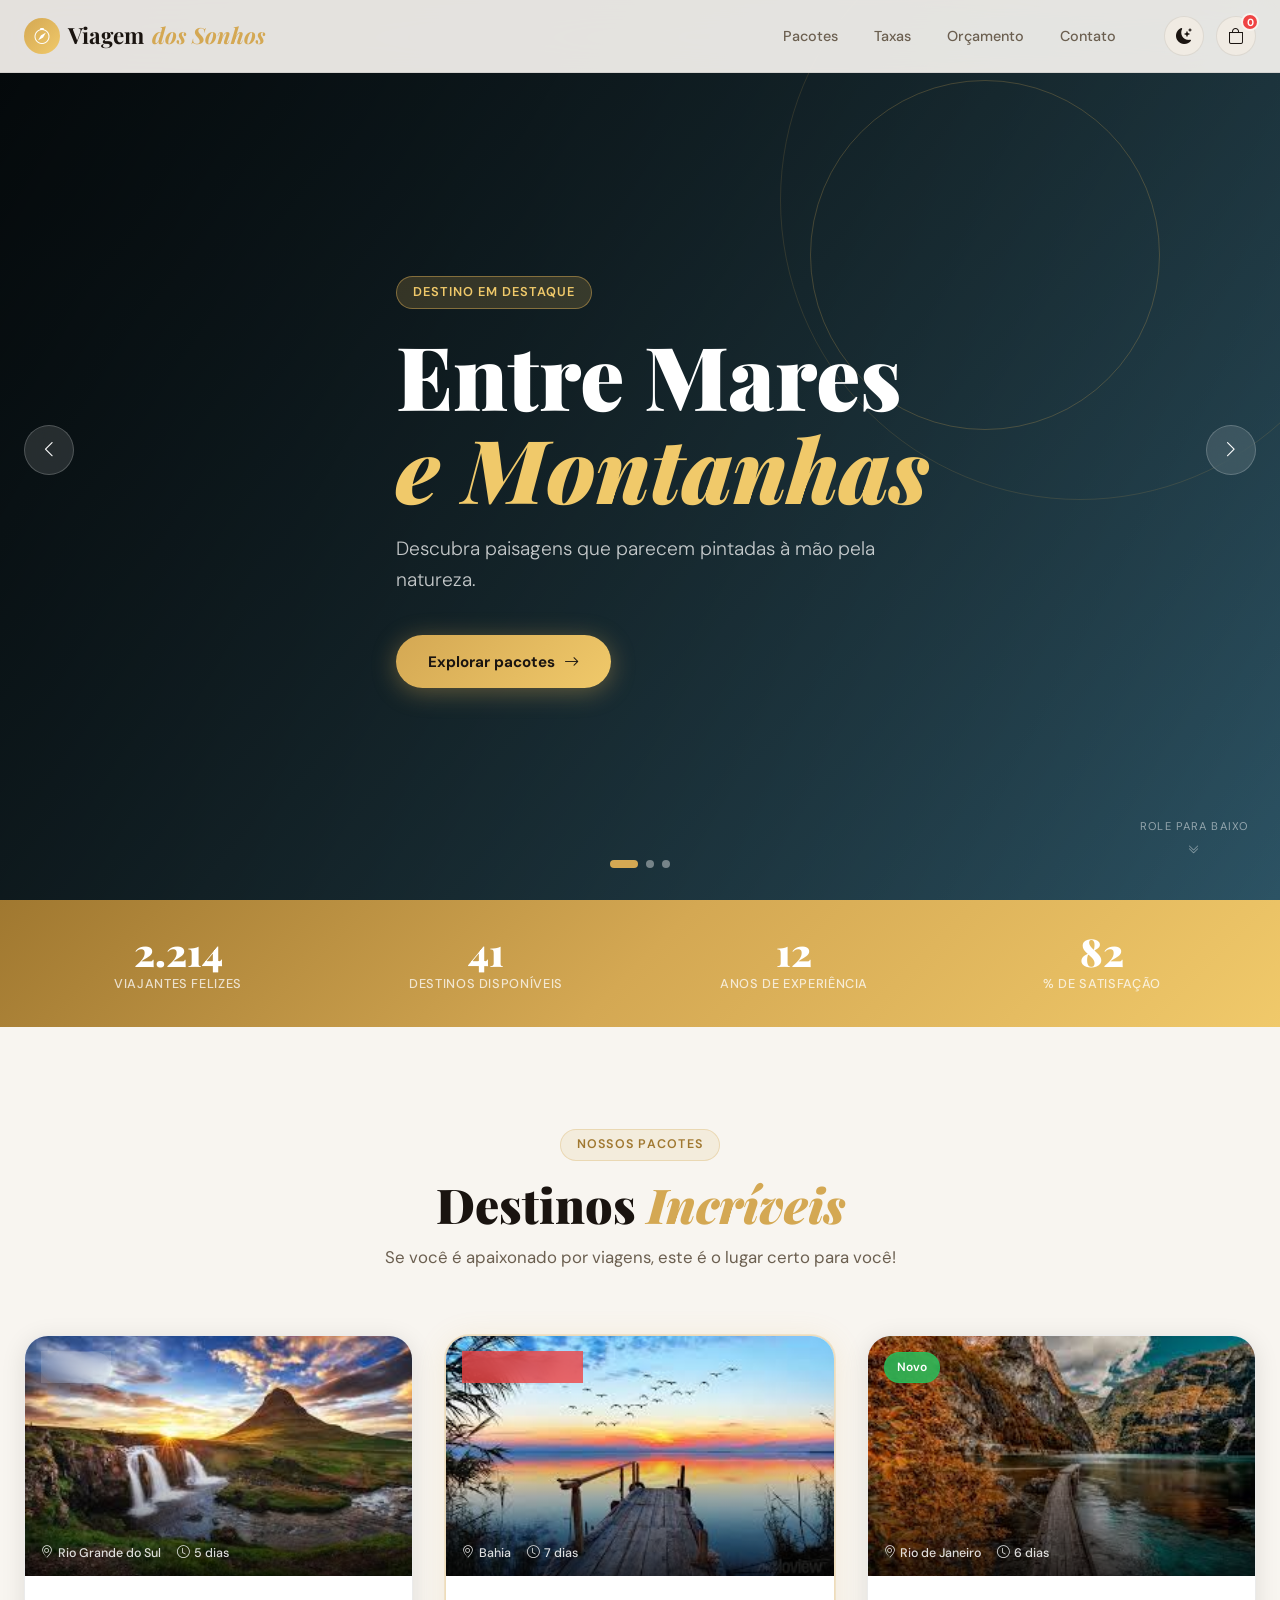
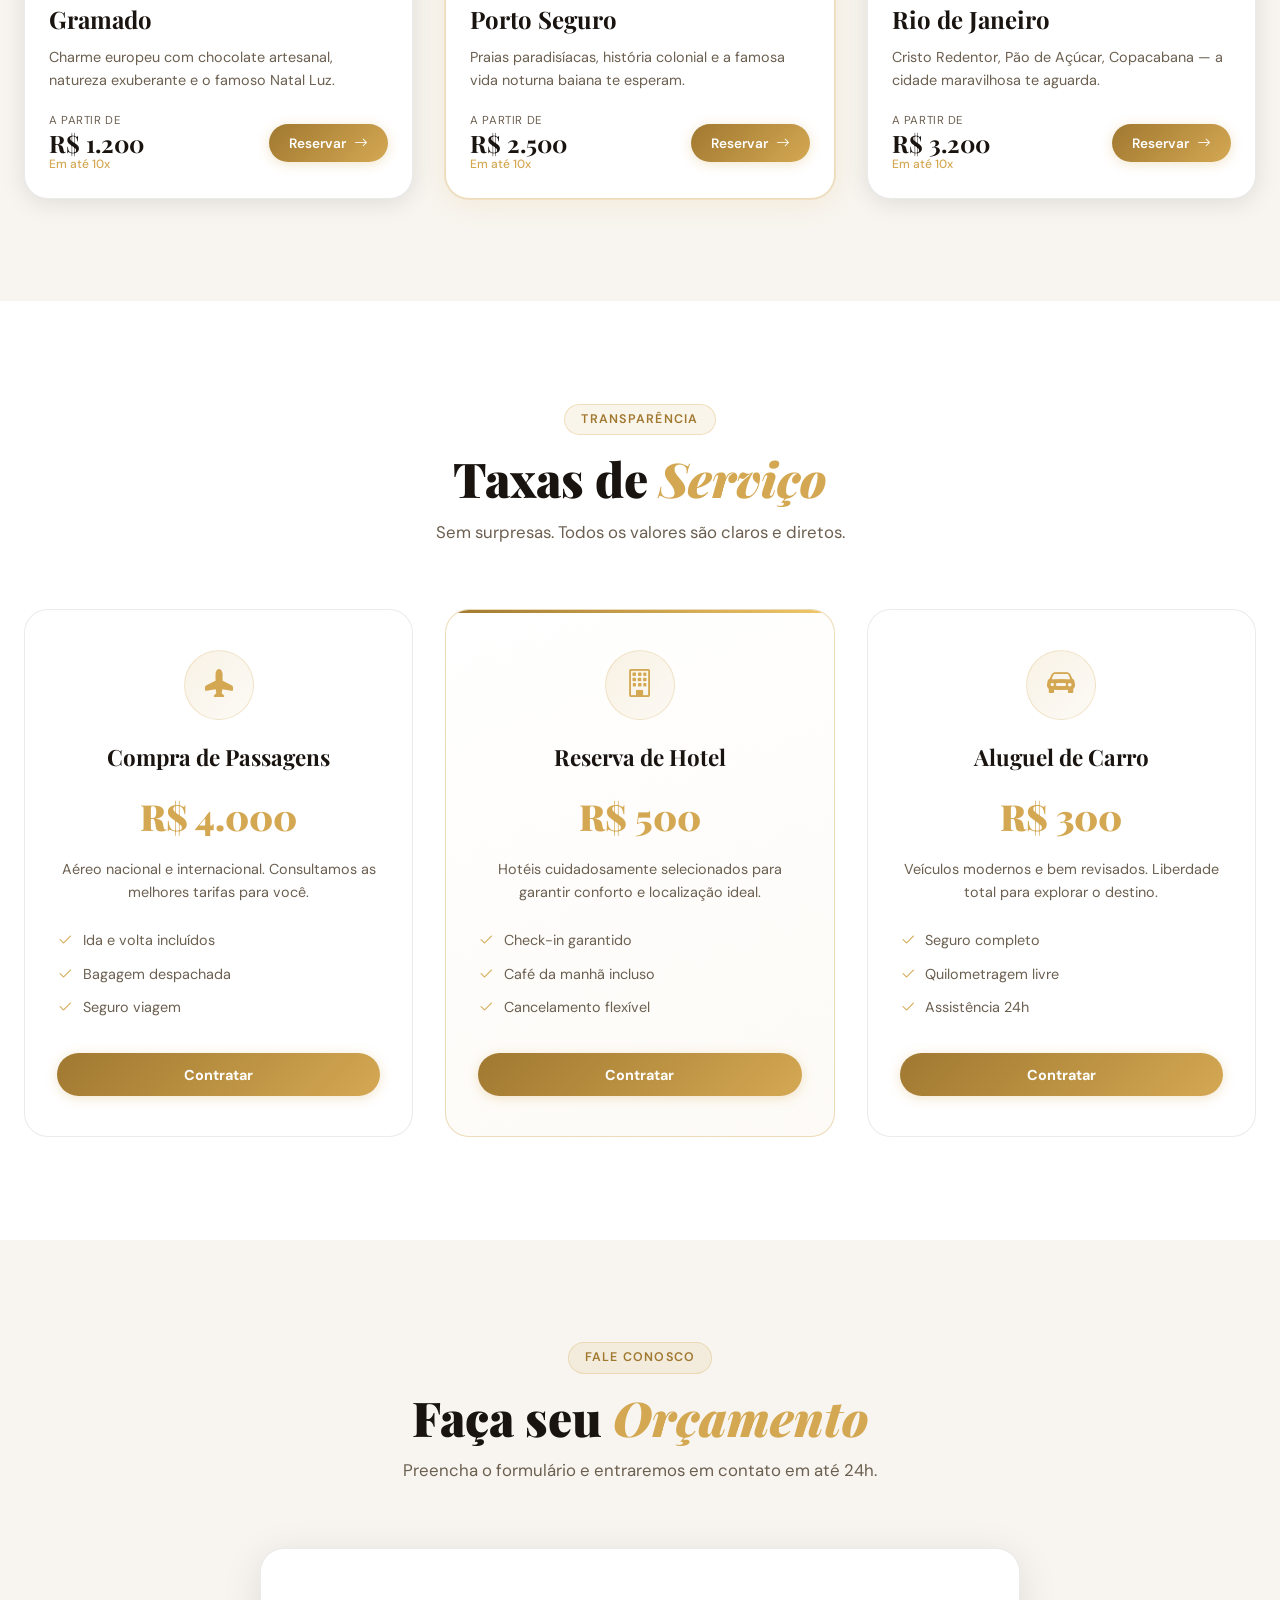
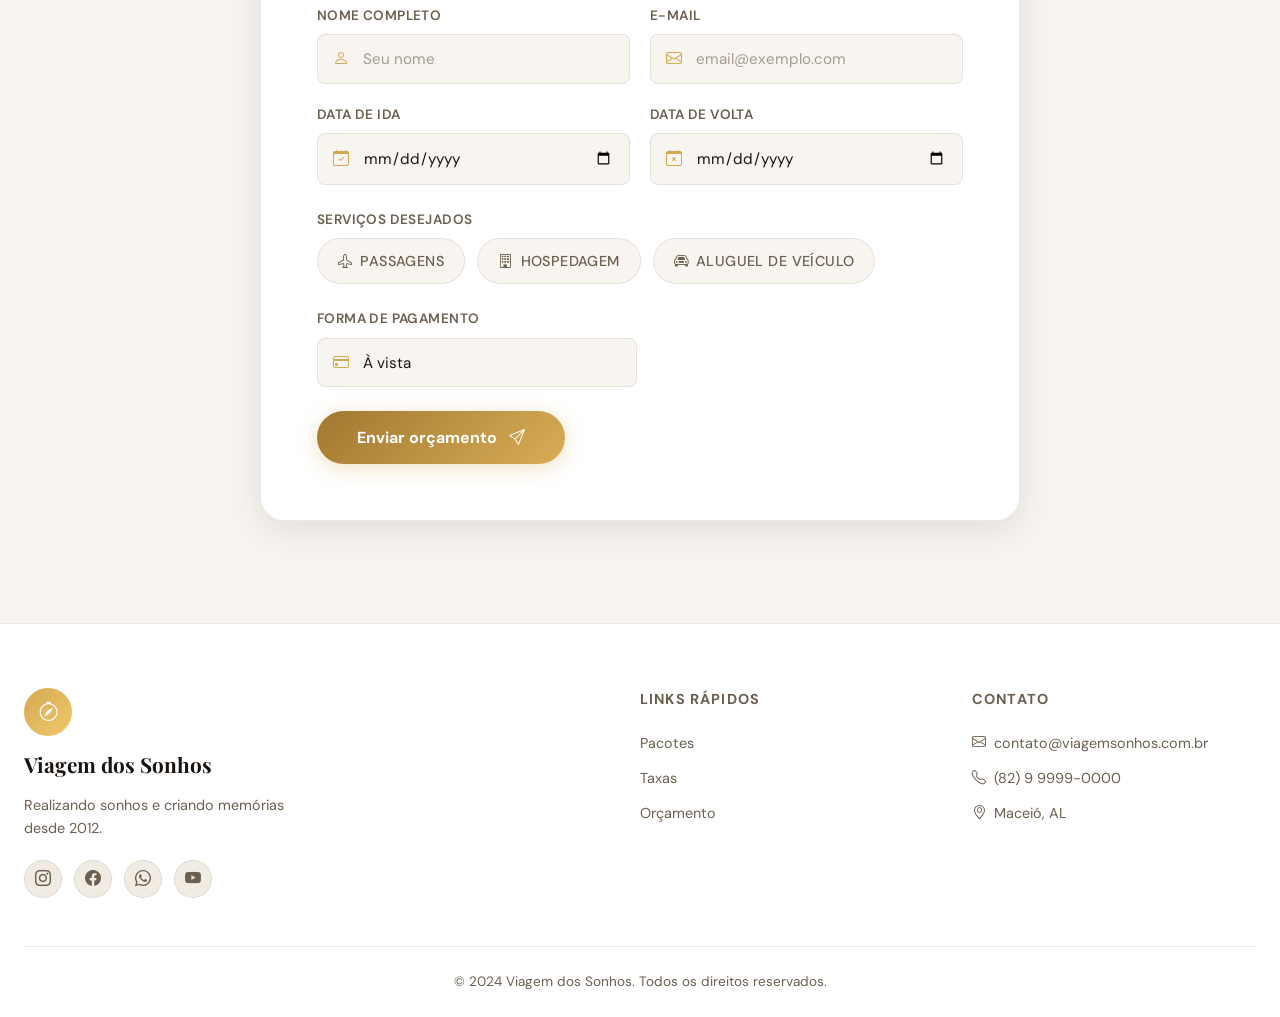
<file: index.html>
<!DOCTYPE html>
<html lang="pt-BR" data-theme="light">
 
<head>
  <meta charset="UTF-8" />
  <meta name="viewport" content="width=device-width, initial-scale=1.0" />
  <title>Viagem dos Sonhos</title>
 
  <!-- Google Fonts -->
  <link rel="preconnect" href="https://fonts.googleapis.com" />
  <link rel="preconnect" href="https://fonts.gstatic.com" crossorigin />
  <link href="https://fonts.googleapis.com/css2?family=Playfair+Display:ital,wght@0,400;0,700;0,900;1,400&family=DM+Sans:wght@300;400;500;600&display=swap" rel="stylesheet" />
 
  <!-- Bootstrap Icons -->
  <link rel="stylesheet" href="https://cdn.jsdelivr.net/npm/bootstrap-icons@1.13.1/font/bootstrap-icons.min.css" />
 
  <link rel="stylesheet" href="css/style.css" />
</head>
 
<body>
 
  <!-- ============ NAVBAR ============ -->
  <nav class="navbar" id="navbar">
    <div class="nav-container">
      <a class="nav-brand" href="#">
        <span class="brand-icon"><i class="bi bi-compass"></i></span>
        Viagem <em>dos Sonhos</em>
      </a>
 
      <ul class="nav-links" id="navLinks">
        <li><a href="#pacotes">Pacotes</a></li>
        <li><a href="#taxas">Taxas</a></li>
        <li><a href="#orcamento">Orçamento</a></li>
        <li><a href="#contato">Contato</a></li>
      </ul>
 
      <div class="nav-actions">
        <button class="theme-toggle" id="themeToggle" aria-label="Alternar tema">
          <i class="bi bi-moon-stars-fill" id="themeIcon"></i>
        </button>
        <button class="cart-btn" id="cartBtn">
          <i class="bi bi-bag"></i>
          <span class="cart-badge" id="cartBadge">0</span>
        </button>
        <button class="hamburger" id="hamburger" aria-label="Menu">
          <span></span><span></span><span></span>
        </button>
      </div>
    </div>
  </nav>
 
  <!-- ============ HERO / CAROUSEL ============ -->
  <section class="hero" id="hero">
    <div class="hero-slides" id="heroSlides">
 
      <div class="hero-slide active" style="--bg: linear-gradient(135deg, #0f2027, #203a43, #2c5364);">
        <div class="slide-overlay"></div>
        <div class="slide-content">
          <span class="slide-tag">Destino em destaque</span>
          <h1 class="slide-title">Entre Mares<br /><em>e Montanhas</em></h1>
          <p class="slide-desc">Descubra paisagens que parecem pintadas à mão pela natureza.</p>
          <a href="#pacotes" class="btn-hero">Explorar pacotes <i class="bi bi-arrow-right"></i></a>
        </div>
        <div class="slide-deco">
          <div class="deco-circle c1"></div>
          <div class="deco-circle c2"></div>
        </div>
      </div>
 
      <div class="hero-slide" style="--bg: linear-gradient(135deg, #1a1a2e, #16213e, #0f3460);">
        <div class="slide-overlay"></div>
        <div class="slide-content">
          <span class="slide-tag">Brasil de Norte a Sul</span>
          <h1 class="slide-title">De Norte<br /><em>a Sul</em></h1>
          <p class="slide-desc">Cada região do Brasil é um universo à parte para explorar.</p>
          <a href="#pacotes" class="btn-hero">Ver destinos <i class="bi bi-arrow-right"></i></a>
        </div>
        <div class="slide-deco">
          <div class="deco-circle c1"></div>
          <div class="deco-circle c2"></div>
        </div>
      </div>
 
      <div class="hero-slide" style="--bg: linear-gradient(135deg, #0d1b2a, #1b263b, #415a77);">
        <div class="slide-overlay"></div>
        <div class="slide-content">
          <span class="slide-tag">Venha conhecer</span>
          <h1 class="slide-title">Conheça<br /><em>o Brasil</em></h1>
          <p class="slide-desc">Praias, florestas, cultura e gastronomia únicos no mundo.</p>
          <a href="#orcamento" class="btn-hero">Fazer orçamento <i class="bi bi-arrow-right"></i></a>
        </div>
        <div class="slide-deco">
          <div class="deco-circle c1"></div>
          <div class="deco-circle c2"></div>
        </div>
      </div>
 
    </div>
 
    <!-- Slide controls -->
    <button class="slide-arrow prev" id="slidePrev"><i class="bi bi-chevron-left"></i></button>
    <button class="slide-arrow next" id="slideNext"><i class="bi bi-chevron-right"></i></button>
 
    <div class="slide-dots" id="slideDots">
      <button class="dot active" data-index="0"></button>
      <button class="dot" data-index="1"></button>
      <button class="dot" data-index="2"></button>
    </div>
 
    <div class="hero-scroll-hint">
      <span>Role para baixo</span>
      <i class="bi bi-chevron-double-down"></i>
    </div>
  </section>
 
  <!-- ============ STATS BAR ============ -->
  <div class="stats-bar">
    <div class="stat"><span class="stat-num" data-target="3200">0</span><span class="stat-label">Viajantes felizes</span></div>
    <div class="stat"><span class="stat-num" data-target="48">0</span><span class="stat-label">Destinos disponíveis</span></div>
    <div class="stat"><span class="stat-num" data-target="12">0</span><span class="stat-label">Anos de experiência</span></div>
    <div class="stat"><span class="stat-num" data-target="98">0</span><span class="stat-label">% de satisfação</span></div>
  </div>
 
  <!-- ============ PACOTES ============ -->
  <section class="section" id="pacotes">
    <div class="section-header">
      <span class="section-tag">Nossos Pacotes</span>
      <h2 class="section-title">Destinos <em>Incríveis</em></h2>
      <p class="section-sub">Se você é apaixonado por viagens, este é o lugar certo para você!</p>
    </div>
 
    <div class="cards-grid">
 
      <div class="card-travel" data-aos>
        <div class="card-image">
          <img src="img/nossos-pacotes/Capa.jpg" alt="Gramado" onerror="this.parentElement.style.background='linear-gradient(135deg,#667eea,#764ba2)'; this.style.display='none'" />
          <div class="card-gradient"></div>
          <span class="card-badge">Popular</span>
          <div class="card-overlay-info">
            <span><i class="bi bi-geo-alt"></i> Rio Grande do Sul</span>
            <span><i class="bi bi-clock"></i> 5 dias</span>
          </div>
        </div>
        <div class="card-body">
          <h3 class="card-name">Gramado</h3>
          <p class="card-desc">Charme europeu com chocolate artesanal, natureza exuberante e o famoso Natal Luz.</p>
          <div class="card-footer-row">
            <div class="card-price">
              <span class="price-label">A partir de</span>
              <span class="price-value">R$ 1.200</span>
              <span class="price-parcel">Em até 10x</span>
            </div>
            <button class="btn-reservar" onclick="addToCart('Gramado', 1200)">
              Reservar <i class="bi bi-arrow-right"></i>
            </button>
          </div>
        </div>
      </div>
 
      <div class="card-travel featured" data-aos>
        <div class="card-image">
          <img src="img/nossos-pacotes/cell.jpg" alt="Porto Seguro" onerror="this.parentElement.style.background='linear-gradient(135deg,#f093fb,#f5576c)'; this.style.display='none'" />
          <div class="card-gradient"></div>
          <span class="card-badge badge-hot">🔥 Mais vendido</span>
          <div class="card-overlay-info">
            <span><i class="bi bi-geo-alt"></i> Bahia</span>
            <span><i class="bi bi-clock"></i> 7 dias</span>
          </div>
        </div>
        <div class="card-body">
          <h3 class="card-name">Porto Seguro</h3>
          <p class="card-desc">Praias paradisíacas, história colonial e a famosa vida noturna baiana te esperam.</p>
          <div class="card-footer-row">
            <div class="card-price">
              <span class="price-label">A partir de</span>
              <span class="price-value">R$ 2.500</span>
              <span class="price-parcel">Em até 10x</span>
            </div>
            <button class="btn-reservar" onclick="addToCart('Porto Seguro', 2500)">
              Reservar <i class="bi bi-arrow-right"></i>
            </button>
          </div>
        </div>
      </div>
 
      <div class="card-travel" data-aos>
        <div class="card-image">
          <img src="img/nossos-pacotes/note.jpg" alt="Rio de Janeiro" onerror="this.parentElement.style.background='linear-gradient(135deg,#43e97b,#38f9d7)'; this.style.display='none'" />
          <div class="card-gradient"></div>
          <span class="card-badge badge-new">Novo</span>
          <div class="card-overlay-info">
            <span><i class="bi bi-geo-alt"></i> Rio de Janeiro</span>
            <span><i class="bi bi-clock"></i> 6 dias</span>
          </div>
        </div>
        <div class="card-body">
          <h3 class="card-name">Rio de Janeiro</h3>
          <p class="card-desc">Cristo Redentor, Pão de Açúcar, Copacabana — a cidade maravilhosa te aguarda.</p>
          <div class="card-footer-row">
            <div class="card-price">
              <span class="price-label">A partir de</span>
              <span class="price-value">R$ 3.200</span>
              <span class="price-parcel">Em até 10x</span>
            </div>
            <button class="btn-reservar" onclick="addToCart('Rio de Janeiro', 3200)">
              Reservar <i class="bi bi-arrow-right"></i>
            </button>
          </div>
        </div>
      </div>
 
    </div>
  </section>
 
  <!-- ============ TAXAS ============ -->
  <section class="section section-alt" id="taxas">
    <div class="section-header">
      <span class="section-tag">Transparência</span>
      <h2 class="section-title">Taxas de <em>Serviço</em></h2>
      <p class="section-sub">Sem surpresas. Todos os valores são claros e diretos.</p>
    </div>
 
    <div class="taxas-grid">
      <div class="taxa-card" data-aos>
        <div class="taxa-icon"><i class="bi bi-airplane-fill"></i></div>
        <h3>Compra de Passagens</h3>
        <div class="taxa-price">R$ 4.000</div>
        <p>Aéreo nacional e internacional. Consultamos as melhores tarifas para você.</p>
        <ul class="taxa-list">
          <li><i class="bi bi-check2"></i> Ida e volta incluídos</li>
          <li><i class="bi bi-check2"></i> Bagagem despachada</li>
          <li><i class="bi bi-check2"></i> Seguro viagem</li>
        </ul>
        <button class="btn-taxa" onclick="addToCart('Passagens', 4000)">Contratar</button>
      </div>
 
      <div class="taxa-card taxa-featured" data-aos>
        <div class="taxa-icon"><i class="bi bi-building"></i></div>
        <h3>Reserva de Hotel</h3>
        <div class="taxa-price">R$ 500</div>
        <p>Hotéis cuidadosamente selecionados para garantir conforto e localização ideal.</p>
        <ul class="taxa-list">
          <li><i class="bi bi-check2"></i> Check-in garantido</li>
          <li><i class="bi bi-check2"></i> Café da manhã incluso</li>
          <li><i class="bi bi-check2"></i> Cancelamento flexível</li>
        </ul>
        <button class="btn-taxa" onclick="addToCart('Hotel', 500)">Contratar</button>
      </div>
 
      <div class="taxa-card" data-aos>
        <div class="taxa-icon"><i class="bi bi-car-front-fill"></i></div>
        <h3>Aluguel de Carro</h3>
        <div class="taxa-price">R$ 300</div>
        <p>Veículos modernos e bem revisados. Liberdade total para explorar o destino.</p>
        <ul class="taxa-list">
          <li><i class="bi bi-check2"></i> Seguro completo</li>
          <li><i class="bi bi-check2"></i> Quilometragem livre</li>
          <li><i class="bi bi-check2"></i> Assistência 24h</li>
        </ul>
        <button class="btn-taxa" onclick="addToCart('Carro', 300)">Contratar</button>
      </div>
    </div>
  </section>
 
  <!-- ============ ORÇAMENTO / FORM ============ -->
  <section class="section" id="orcamento">
    <div class="section-header">
      <span class="section-tag">Fale conosco</span>
      <h2 class="section-title">Faça seu <em>Orçamento</em></h2>
      <p class="section-sub">Preencha o formulário e entraremos em contato em até 24h.</p>
    </div>
 
    <div class="form-wrapper">
      <form class="orcamento-form" id="orcamentoForm" novalidate>
        <div class="form-grid">
          <div class="field">
            <label for="nome">Nome completo</label>
            <div class="input-wrap">
              <i class="bi bi-person"></i>
              <input type="text" id="nome" name="nome" placeholder="Seu nome" required />
            </div>
          </div>
 
          <div class="field">
            <label for="email">E-mail</label>
            <div class="input-wrap">
              <i class="bi bi-envelope"></i>
              <input type="email" id="email" name="email" placeholder="email@exemplo.com" required />
            </div>
          </div>
 
          <div class="field">
            <label for="dataIda">Data de ida</label>
            <div class="input-wrap">
              <i class="bi bi-calendar-check"></i>
              <input type="date" id="dataIda" name="dataIda" required />
            </div>
          </div>
 
          <div class="field">
            <label for="dataVolta">Data de volta</label>
            <div class="input-wrap">
              <i class="bi bi-calendar-x"></i>
              <input type="date" id="dataVolta" name="dataVolta" required />
            </div>
          </div>
        </div>
 
        <div class="field full">
          <label>Serviços desejados</label>
          <div class="checkbox-group">
            <label class="checkbox-card">
              <input type="checkbox" name="passagens" value="Passagens" />
              <span class="check-box"><i class="bi bi-airplane"></i> Passagens</span>
            </label>
            <label class="checkbox-card">
              <input type="checkbox" name="hospedagem" value="Hospedagem" />
              <span class="check-box"><i class="bi bi-building"></i> Hospedagem</span>
            </label>
            <label class="checkbox-card">
              <input type="checkbox" name="aluguelVeiculos" value="Aluguel" />
              <span class="check-box"><i class="bi bi-car-front"></i> Aluguel de veículo</span>
            </label>
          </div>
        </div>
 
        <div class="field half">
          <label for="prazo">Forma de pagamento</label>
          <div class="input-wrap">
            <i class="bi bi-credit-card"></i>
            <select id="prazo" name="prazo">
              <option value="avista">À vista</option>
              <option value="5x">5x sem juros</option>
              <option value="10x">10x sem juros</option>
            </select>
          </div>
        </div>
 
        <button type="submit" class="btn-submit">
          <span>Enviar orçamento</span>
          <i class="bi bi-send"></i>
        </button>
 
        <div class="form-success" id="formSuccess">
          <i class="bi bi-check-circle-fill"></i>
          Orçamento enviado com sucesso! Entraremos em contato em breve.
        </div>
      </form>
    </div>
  </section>
 
  <!-- ============ FOOTER ============ -->
  <footer class="footer" id="contato">
    <div class="footer-grid">
      <div class="footer-brand">
        <span class="brand-icon"><i class="bi bi-compass"></i></span>
        <strong>Viagem dos Sonhos</strong>
        <p>Realizando sonhos e criando memórias desde 2012.</p>
        <div class="social-links">
          <a href="#"><i class="bi bi-instagram"></i></a>
          <a href="#"><i class="bi bi-facebook"></i></a>
          <a href="#"><i class="bi bi-whatsapp"></i></a>
          <a href="#"><i class="bi bi-youtube"></i></a>
        </div>
      </div>
      <div class="footer-col">
        <h4>Links rápidos</h4>
        <ul>
          <li><a href="#pacotes">Pacotes</a></li>
          <li><a href="#taxas">Taxas</a></li>
          <li><a href="#orcamento">Orçamento</a></li>
        </ul>
      </div>
      <div class="footer-col">
        <h4>Contato</h4>
        <ul>
          <li><i class="bi bi-envelope"></i> contato@viagemsonhos.com.br</li>
          <li><i class="bi bi-telephone"></i> (82) 9 9999-0000</li>
          <li><i class="bi bi-geo-alt"></i> Maceió, AL</li>
        </ul>
      </div>
    </div>
    <div class="footer-bottom">
      <p>&copy; 2024 Viagem dos Sonhos. Todos os direitos reservados.</p>
    </div>
  </footer>
 
  <!-- ============ CART MODAL ============ -->
  <div class="modal-overlay" id="cartModal">
    <div class="modal-box">
      <button class="modal-close" onclick="closeCart()"><i class="bi bi-x-lg"></i></button>
      <h3><i class="bi bi-bag"></i> Seu Carrinho</h3>
      <div class="cart-items" id="cartItems">
        <p class="cart-empty">Seu carrinho está vazio.</p>
      </div>
      <div class="cart-total" id="cartTotal" style="display:none">
        <span>Total:</span>
        <strong id="totalValue">R$ 0</strong>
      </div>
      <div class="modal-actions">
        <button class="btn-continue" onclick="closeCart()">Continuar comprando</button>
        <a href="checkout.html" class="btn-checkout">Finalizar compra <i class="bi bi-arrow-right"></i></a>
      </div>
    </div>
  </div>
 
  <!-- ============ TOAST ============ -->
  <div class="toast" id="toast">
    <i class="bi bi-check-circle-fill"></i>
    <span id="toastMsg">Item adicionado!</span>
  </div>
 
  <script src="js/main.js"></script>
</body>
</html>
</file>
<file: css/style.css>
/* ============================================================
   VIAGEM DOS SONHOS — style.css
   Design: Luxury Travel | Dark/Light | Modern & Responsive
   ============================================================ */

/* ---------- Google Fonts (fallback se offline) ---------- */
@import url('https://fonts.googleapis.com/css2?family=Playfair+Display:ital,wght@0,400;0,700;0,900;1,400&family=DM+Sans:wght@300;400;500;600&display=swap');

/* ===================== CSS VARIABLES ===================== */
:root {
  /* Brand */
  --gold:        #d4a853;
  --gold-light:  #f0c96a;
  --gold-dark:   #a07830;

  /* Light Theme */
  --bg:          #f8f5f0;
  --bg-alt:      #ffffff;
  --surface:     #ffffff;
  --surface-2:   #f0ebe3;
  --border:      rgba(0,0,0,0.08);
  --text:        #1a1410;
  --text-muted:  #6b5f50;
  --text-inv:    #ffffff;
  --shadow:      rgba(0,0,0,0.10);
  --shadow-lg:   rgba(0,0,0,0.20);
  --nav-bg:      rgba(248,245,240,0.92);

  /* Typography */
  --font-display: 'Playfair Display', Georgia, serif;
  --font-body:    'DM Sans', system-ui, sans-serif;

  /* Spacing */
  --section-pad: clamp(4rem, 8vw, 7rem);
  --radius:      16px;
  --radius-sm:   8px;
  --radius-lg:   24px;

  /* Transitions */
  --ease:        cubic-bezier(0.25, 0.46, 0.45, 0.94);
  --ease-bounce: cubic-bezier(0.34, 1.56, 0.64, 1);
}

[data-theme="dark"] {
  --bg:         #0f0d0a;
  --bg-alt:     #1a1510;
  --surface:    #1e1a14;
  --surface-2:  #282318;
  --border:     rgba(255,255,255,0.08);
  --text:       #f0ebe3;
  --text-muted: #a09080;
  --text-inv:   #0f0d0a;
  --shadow:     rgba(0,0,0,0.4);
  --shadow-lg:  rgba(0,0,0,0.6);
  --nav-bg:     rgba(15,13,10,0.92);
}

/* ===================== RESET & BASE ===================== */
*, *::before, *::after { box-sizing: border-box; margin: 0; padding: 0; }

html {
  scroll-behavior: smooth;
  font-size: 16px;
}

body {
  font-family: var(--font-body);
  background: var(--bg);
  color: var(--text);
  line-height: 1.6;
  transition: background 0.4s var(--ease), color 0.4s var(--ease);
  overflow-x: hidden;
}

img { display: block; width: 100%; height: 100%; object-fit: cover; }
a { text-decoration: none; color: inherit; }
ul { list-style: none; }
button { cursor: pointer; border: none; background: none; font-family: inherit; }

/* ===================== SCROLLBAR ===================== */
::-webkit-scrollbar { width: 6px; }
::-webkit-scrollbar-track { background: var(--bg); }
::-webkit-scrollbar-thumb { background: var(--gold); border-radius: 3px; }

/* ===================== NAVBAR ===================== */
.navbar {
  position: fixed;
  top: 0; left: 0; right: 0;
  z-index: 1000;
  background: var(--nav-bg);
  backdrop-filter: blur(20px) saturate(180%);
  -webkit-backdrop-filter: blur(20px) saturate(180%);
  border-bottom: 1px solid var(--border);
  transition: all 0.4s var(--ease);
}

.navbar.scrolled {
  box-shadow: 0 4px 30px var(--shadow);
}

.nav-container {
  max-width: 1280px;
  margin: 0 auto;
  padding: 1rem 1.5rem;
  display: flex;
  align-items: center;
  gap: 2rem;
}

.nav-brand {
  font-family: var(--font-display);
  font-size: 1.4rem;
  font-weight: 700;
  color: var(--text);
  display: flex;
  align-items: center;
  gap: 0.5rem;
  white-space: nowrap;
}

.nav-brand em { color: var(--gold); font-style: italic; }

.brand-icon {
  width: 36px; height: 36px;
  background: linear-gradient(135deg, var(--gold), var(--gold-light));
  border-radius: 50%;
  display: grid;
  place-items: center;
  color: #fff;
  font-size: 1rem;
}

.nav-links {
  display: flex;
  align-items: center;
  gap: 0.25rem;
  margin-left: auto;
}

.nav-links a {
  padding: 0.5rem 1rem;
  font-size: 0.9rem;
  font-weight: 500;
  color: var(--text-muted);
  border-radius: var(--radius-sm);
  transition: all 0.25s;
  position: relative;
}

.nav-links a::after {
  content: '';
  position: absolute;
  bottom: 4px; left: 50%; right: 50%;
  height: 2px;
  background: var(--gold);
  border-radius: 2px;
  transition: all 0.25s var(--ease);
}

.nav-links a:hover { color: var(--text); }
.nav-links a:hover::after { left: 1rem; right: 1rem; }

.nav-actions {
  display: flex;
  align-items: center;
  gap: 0.75rem;
}

.theme-toggle, .cart-btn {
  width: 40px; height: 40px;
  border-radius: 50%;
  background: var(--surface-2);
  color: var(--text);
  display: grid;
  place-items: center;
  font-size: 1rem;
  transition: all 0.25s var(--ease-bounce);
  border: 1px solid var(--border);
}

.theme-toggle:hover, .cart-btn:hover {
  transform: scale(1.1);
  background: var(--gold);
  color: #fff;
  border-color: var(--gold);
}

.cart-btn { position: relative; }

.cart-badge {
  position: absolute;
  top: -4px; right: -4px;
  width: 18px; height: 18px;
  background: #ef4444;
  color: #fff;
  font-size: 0.65rem;
  font-weight: 700;
  border-radius: 50%;
  display: grid;
  place-items: center;
  border: 2px solid var(--bg);
  transition: transform 0.2s var(--ease-bounce);
}

.cart-badge.bump { transform: scale(1.5); }

.hamburger {
  display: none;
  flex-direction: column;
  gap: 5px;
  padding: 6px;
}

.hamburger span {
  display: block;
  width: 22px; height: 2px;
  background: var(--text);
  border-radius: 2px;
  transition: all 0.3s var(--ease);
}

.hamburger.open span:nth-child(1) { transform: translateY(7px) rotate(45deg); }
.hamburger.open span:nth-child(2) { opacity: 0; transform: scaleX(0); }
.hamburger.open span:nth-child(3) { transform: translateY(-7px) rotate(-45deg); }


.hero {
  position: relative;
  height: 100vh;
  min-height: 600px;
  overflow: hidden;
}

.hero-slides {
  width: 100%;
  height: 100%;
}

.hero-slide {
  position: absolute;
  inset: 0;
  background: var(--bg);
  background-image: var(--bg);
  opacity: 0;
  transition: opacity 0.8s var(--ease);
  display: flex;
  align-items: center;
  overflow: hidden;
}

.hero-slide.active { opacity: 1; }

/* Slide backgrounds as gradients (fallback if no images) */
.hero-slide::before {
  content: '';
  position: absolute;
  inset: 0;
  background: var(--bg);
  z-index: 0;
}

.slide-overlay {
  position: absolute;
  inset: 0;
  background: linear-gradient(
    120deg,
    rgba(0,0,0,0.75) 0%,
    rgba(0,0,0,0.3) 60%,
    transparent 100%
  );
  z-index: 1;
}

.slide-content {
  position: relative;
  z-index: 2;
  max-width: 1280px;
  margin: 0 auto;
  padding: 2rem 2rem 2rem clamp(1.5rem, 6vw, 5rem);
  padding-top: 6rem;
}

.slide-tag {
  display: inline-block;
  padding: 0.35rem 1rem;
  background: rgba(212,168,83,0.2);
  border: 1px solid rgba(212,168,83,0.5);
  border-radius: 50px;
  color: var(--gold-light);
  font-size: 0.8rem;
  font-weight: 600;
  letter-spacing: 0.08em;
  text-transform: uppercase;
  margin-bottom: 1.25rem;
}

.slide-title {
  font-family: var(--font-display);
  font-size: clamp(3rem, 7vw, 5.5rem);
  font-weight: 900;
  line-height: 1.05;
  color: #fff;
  margin-bottom: 1.25rem;
}

.slide-title em {
  font-style: italic;
  color: var(--gold-light);
}

.slide-desc {
  font-size: clamp(1rem, 2vw, 1.2rem);
  color: rgba(255,255,255,0.75);
  max-width: 520px;
  margin-bottom: 2.5rem;
  font-weight: 300;
}

.btn-hero {
  display: inline-flex;
  align-items: center;
  gap: 0.6rem;
  padding: 0.9rem 2rem;
  background: linear-gradient(135deg, var(--gold), var(--gold-light));
  color: #1a1410;
  font-weight: 700;
  font-size: 0.95rem;
  border-radius: 50px;
  transition: all 0.3s var(--ease-bounce);
  box-shadow: 0 4px 24px rgba(212,168,83,0.4);
}

.btn-hero:hover {
  transform: translateY(-3px) scale(1.03);
  box-shadow: 0 8px 32px rgba(212,168,83,0.6);
}

.slide-deco {
  position: absolute;
  inset: 0;
  z-index: 1;
  pointer-events: none;
}

.deco-circle {
  position: absolute;
  border-radius: 50%;
  border: 1px solid rgba(212,168,83,0.15);
}

.c1 { width: 600px; height: 600px; right: -100px; top: -100px; }
.c2 { width: 350px; height: 350px; right: 120px; top: 80px; border-color: rgba(212,168,83,0.25); }


.slide-arrow {
  position: absolute;
  top: 50%;
  transform: translateY(-50%);
  z-index: 10;
  width: 50px; height: 50px;
  background: rgba(255,255,255,0.12);
  backdrop-filter: blur(10px);
  border-radius: 50%;
  color: #fff;
  font-size: 1.1rem;
  display: grid;
  place-items: center;
  transition: all 0.25s var(--ease-bounce);
  border: 1px solid rgba(255,255,255,0.2);
}

.slide-arrow.prev { left: 1.5rem; }
.slide-arrow.next { right: 1.5rem; }
.slide-arrow:hover { background: var(--gold); transform: translateY(-50%) scale(1.1); border-color: var(--gold); }


.slide-dots {
  position: absolute;
  bottom: 2rem;
  left: 50%;
  transform: translateX(-50%);
  z-index: 10;
  display: flex;
  gap: 0.5rem;
}

.dot {
  width: 8px; height: 8px;
  border-radius: 50%;
  background: rgba(255,255,255,0.4);
  transition: all 0.3s var(--ease-bounce);
}

.dot.active {
  background: var(--gold);
  width: 28px;
  border-radius: 4px;
}

.hero-scroll-hint {
  position: absolute;
  bottom: 2.5rem;
  right: 2rem;
  z-index: 10;
  display: flex;
  flex-direction: column;
  align-items: center;
  gap: 0.4rem;
  color: rgba(255,255,255,0.5);
  font-size: 0.7rem;
  letter-spacing: 0.1em;
  text-transform: uppercase;
  animation: bounce 2s infinite;
}

@keyframes bounce {
  0%, 100% { transform: translateY(0); }
  50% { transform: translateY(6px); }
}

.stats-bar {
  background: linear-gradient(135deg, var(--gold-dark), var(--gold), var(--gold-light));
  padding: 2rem;
  display: grid;
  grid-template-columns: repeat(4, 1fr);
  gap: 1rem;
  text-align: center;
}

.stat { display: flex; flex-direction: column; gap: 0.25rem; }

.stat-num {
  font-family: var(--font-display);
  font-size: clamp(1.8rem, 3vw, 2.5rem);
  font-weight: 900;
  color: #fff;
  line-height: 1;
}

.stat-label {
  font-size: 0.8rem;
  color: rgba(255,255,255,0.75);
  font-weight: 500;
  text-transform: uppercase;
  letter-spacing: 0.05em;
}


.section {
  padding: var(--section-pad) 1.5rem;
  background: var(--bg);
}

.section-alt {
  background: var(--bg-alt);
}

.section-header {
  text-align: center;
  max-width: 640px;
  margin: 0 auto 4rem;
}

.section-tag {
  display: inline-block;
  padding: 0.3rem 1rem;
  background: rgba(212,168,83,0.12);
  border: 1px solid rgba(212,168,83,0.3);
  border-radius: 50px;
  color: var(--gold-dark);
  font-size: 0.78rem;
  font-weight: 600;
  letter-spacing: 0.1em;
  text-transform: uppercase;
  margin-bottom: 1rem;
}

[data-theme="dark"] .section-tag { color: var(--gold-light); }

.section-title {
  font-family: var(--font-display);
  font-size: clamp(2rem, 4vw, 3rem);
  font-weight: 900;
  line-height: 1.15;
  color: var(--text);
  margin-bottom: 0.75rem;
}

.section-title em { color: var(--gold); font-style: italic; }

.section-sub {
  color: var(--text-muted);
  font-size: 1.05rem;
}

.cards-grid {
  display: grid;
  grid-template-columns: repeat(auto-fit, minmax(320px, 1fr));
  gap: 2rem;
  max-width: 1280px;
  margin: 0 auto;
}

.card-travel {
  background: var(--surface);
  border-radius: var(--radius-lg);
  overflow: hidden;
  border: 1px solid var(--border);
  box-shadow: 0 4px 24px var(--shadow);
  transition: all 0.4s var(--ease);
  position: relative;
}

.card-travel:hover {
  transform: translateY(-8px);
  box-shadow: 0 16px 48px var(--shadow-lg);
}

.card-travel.featured {
  border-color: rgba(212,168,83,0.4);
  box-shadow: 0 4px 30px rgba(212,168,83,0.15), 0 0 0 1px rgba(212,168,83,0.2);
}

.card-travel.featured:hover {
  box-shadow: 0 16px 60px rgba(212,168,83,0.25), 0 0 0 1px rgba(212,168,83,0.3);
}

.card-image {
  position: relative;
  height: 240px;
  background: linear-gradient(135deg, #667eea, #764ba2);
  overflow: hidden;
}

.card-image img {
  transition: transform 0.6s var(--ease);
}

.card-travel:hover .card-image img {
  transform: scale(1.07);
}

.card-gradient {
  position: absolute;
  inset: 0;
  background: linear-gradient(to top, rgba(0,0,0,0.7) 0%, transparent 50%);
}

.card-badge {
  position: absolute;
  top: 1rem; left: 1rem;
  padding: 0.3rem 0.75rem;
  background: rgba(255,255,255,0.15);
  backdrop-filter: blur(8px);
  border-radius: 50px;
  color: #fff;
  font-size: 0.75rem;
  font-weight: 600;
  border: 1px solid rgba(255,255,255,0.25);
}

.card-badge.badge-hot { background: rgba(239,68,68,0.8); border-color: rgba(239,68,68,0.5); }
.card-badge.badge-new { background: rgba(34,197,94,0.8); border-color: rgba(34,197,94,0.5); }

.card-overlay-info {
  position: absolute;
  bottom: 0.75rem;
  left: 1rem;
  right: 1rem;
  display: flex;
  gap: 1rem;
  color: rgba(255,255,255,0.85);
  font-size: 0.78rem;
  font-weight: 500;
}

.card-overlay-info span { display: flex; align-items: center; gap: 0.3rem; }

.card-body {
  padding: 1.5rem;
}

.card-name {
  font-family: var(--font-display);
  font-size: 1.5rem;
  font-weight: 700;
  color: var(--text);
  margin-bottom: 0.5rem;
}

.card-desc {
  color: var(--text-muted);
  font-size: 0.9rem;
  line-height: 1.6;
  margin-bottom: 1.25rem;
}

.card-footer-row {
  display: flex;
  align-items: center;
  justify-content: space-between;
  gap: 1rem;
}

.card-price { display: flex; flex-direction: column; }
.price-label { font-size: 0.72rem; color: var(--text-muted); text-transform: uppercase; letter-spacing: 0.05em; }
.price-value { font-family: var(--font-display); font-size: 1.5rem; font-weight: 700; color: var(--text); line-height: 1; }
.price-parcel { font-size: 0.75rem; color: var(--gold); font-weight: 500; }

.btn-reservar {
  display: inline-flex;
  align-items: center;
  gap: 0.5rem;
  padding: 0.65rem 1.25rem;
  background: linear-gradient(135deg, var(--gold-dark), var(--gold));
  color: #fff;
  font-weight: 600;
  font-size: 0.85rem;
  border-radius: 50px;
  transition: all 0.3s var(--ease-bounce);
  box-shadow: 0 2px 12px rgba(212,168,83,0.3);
  white-space: nowrap;
}

.btn-reservar:hover {
  transform: scale(1.05);
  box-shadow: 0 4px 20px rgba(212,168,83,0.5);
}

.taxas-grid {
  display: grid;
  grid-template-columns: repeat(auto-fit, minmax(280px, 1fr));
  gap: 2rem;
  max-width: 1280px;
  margin: 0 auto;
}

.taxa-card {
  background: var(--surface);
  border-radius: var(--radius-lg);
  padding: 2.5rem 2rem;
  border: 1px solid var(--border);
  text-align: center;
  transition: all 0.4s var(--ease);
  position: relative;
  overflow: hidden;
}

.taxa-card::before {
  content: '';
  position: absolute;
  top: 0; left: 0; right: 0;
  height: 3px;
  background: linear-gradient(90deg, var(--gold-dark), var(--gold-light));
  opacity: 0;
  transition: opacity 0.3s;
}

.taxa-card:hover { transform: translateY(-6px); box-shadow: 0 16px 48px var(--shadow-lg); }
.taxa-card:hover::before { opacity: 1; }

.taxa-card.taxa-featured {
  border-color: rgba(212,168,83,0.4);
  background: linear-gradient(160deg, var(--surface), rgba(212,168,83,0.05));
}

.taxa-card.taxa-featured::before { opacity: 1; }

.taxa-icon {
  width: 70px; height: 70px;
  background: linear-gradient(135deg, rgba(212,168,83,0.15), rgba(212,168,83,0.05));
  border: 1px solid rgba(212,168,83,0.25);
  border-radius: 50%;
  display: grid;
  place-items: center;
  margin: 0 auto 1.25rem;
  font-size: 1.75rem;
  color: var(--gold);
}

.taxa-card h3 {
  font-family: var(--font-display);
  font-size: 1.4rem;
  font-weight: 700;
  margin-bottom: 0.5rem;
}

.taxa-price {
  font-family: var(--font-display);
  font-size: 2.25rem;
  font-weight: 900;
  color: var(--gold);
  margin: 0.75rem 0;
}

.taxa-card p {
  color: var(--text-muted);
  font-size: 0.9rem;
  margin-bottom: 1.5rem;
  line-height: 1.6;
}

.taxa-list {
  text-align: left;
  margin-bottom: 2rem;
  display: flex;
  flex-direction: column;
  gap: 0.5rem;
}

.taxa-list li {
  display: flex;
  align-items: center;
  gap: 0.6rem;
  font-size: 0.9rem;
  color: var(--text-muted);
}

.taxa-list i { color: var(--gold); font-size: 1rem; }

.btn-taxa {
  width: 100%;
  padding: 0.8rem;
  background: linear-gradient(135deg, var(--gold-dark), var(--gold));
  color: #fff;
  font-weight: 700;
  font-size: 0.9rem;
  border-radius: 50px;
  transition: all 0.3s var(--ease-bounce);
  box-shadow: 0 2px 12px rgba(212,168,83,0.3);
}

.btn-taxa:hover {
  transform: translateY(-2px);
  box-shadow: 0 6px 20px rgba(212,168,83,0.5);
}


.form-wrapper {
  max-width: 760px;
  margin: 0 auto;
  background: var(--surface);
  border-radius: var(--radius-lg);
  padding: clamp(2rem, 5vw, 3.5rem);
  border: 1px solid var(--border);
  box-shadow: 0 8px 40px var(--shadow);
}

.orcamento-form { display: flex; flex-direction: column; gap: 1.5rem; }

.form-grid {
  display: grid;
  grid-template-columns: 1fr 1fr;
  gap: 1.25rem;
}

.field {
  display: flex;
  flex-direction: column;
  gap: 0.5rem;
}

.field.full { grid-column: 1 / -1; }
.field.half { max-width: 320px; }

.field label {
  font-size: 0.85rem;
  font-weight: 600;
  color: var(--text-muted);
  letter-spacing: 0.03em;
  text-transform: uppercase;
}

.input-wrap {
  position: relative;
  display: flex;
  align-items: center;
}

.input-wrap i {
  position: absolute;
  left: 1rem;
  color: var(--gold);
  font-size: 1rem;
  pointer-events: none;
}

.input-wrap input,
.input-wrap select {
  width: 100%;
  padding: 0.85rem 1rem 0.85rem 2.8rem;
  background: var(--bg);
  border: 1.5px solid var(--border);
  border-radius: var(--radius-sm);
  color: var(--text);
  font-family: var(--font-body);
  font-size: 0.95rem;
  transition: all 0.25s;
  outline: none;
  -webkit-appearance: none;
  appearance: none;
}

.input-wrap input:focus,
.input-wrap select:focus {
  border-color: var(--gold);
  box-shadow: 0 0 0 3px rgba(212,168,83,0.15);
  background: var(--surface);
}

.input-wrap input::placeholder { color: var(--text-muted); opacity: 0.6; }

/* Checkbox group */
.checkbox-group {
  display: flex;
  flex-wrap: wrap;
  gap: 0.75rem;
}

.checkbox-card { cursor: pointer; }

.checkbox-card input[type="checkbox"] { display: none; }

.check-box {
  display: inline-flex;
  align-items: center;
  gap: 0.5rem;
  padding: 0.65rem 1.25rem;
  background: var(--bg);
  border: 1.5px solid var(--border);
  border-radius: 50px;
  font-size: 0.9rem;
  color: var(--text-muted);
  font-weight: 500;
  transition: all 0.25s var(--ease-bounce);
  user-select: none;
}

.checkbox-card input:checked + .check-box {
  background: rgba(212,168,83,0.12);
  border-color: var(--gold);
  color: var(--gold-dark);
  font-weight: 600;
}

[data-theme="dark"] .checkbox-card input:checked + .check-box {
  color: var(--gold-light);
}

.check-box:hover { border-color: var(--gold); transform: translateY(-2px); }

/* Submit */
.btn-submit {
  display: inline-flex;
  align-items: center;
  justify-content: center;
  gap: 0.75rem;
  padding: 1rem 2.5rem;
  background: linear-gradient(135deg, var(--gold-dark), var(--gold), var(--gold-light));
  background-size: 200%;
  color: #fff;
  font-weight: 700;
  font-size: 1rem;
  border-radius: 50px;
  transition: all 0.4s var(--ease-bounce);
  box-shadow: 0 4px 20px rgba(212,168,83,0.35);
  align-self: flex-start;
}

.btn-submit:hover {
  background-position: right;
  transform: translateY(-3px);
  box-shadow: 0 8px 32px rgba(212,168,83,0.55);
}

.form-success {
  display: none;
  align-items: center;
  gap: 0.75rem;
  padding: 1rem 1.5rem;
  background: rgba(34,197,94,0.1);
  border: 1px solid rgba(34,197,94,0.3);
  border-radius: var(--radius-sm);
  color: #16a34a;
  font-weight: 600;
  font-size: 0.95rem;
}

[data-theme="dark"] .form-success { color: #4ade80; }
.form-success.show { display: flex; }

/* ===================== FOOTER ===================== */
.footer {
  background: var(--bg-alt);
  border-top: 1px solid var(--border);
  padding: 4rem 1.5rem 0;
}

.footer-grid {
  max-width: 1280px;
  margin: 0 auto;
  display: grid;
  grid-template-columns: 2fr 1fr 1fr;
  gap: 3rem;
  padding-bottom: 3rem;
}

.footer-brand {
  display: flex;
  flex-direction: column;
  gap: 0.75rem;
}

.footer-brand .brand-icon {
  width: 48px; height: 48px;
  font-size: 1.2rem;
}

.footer-brand strong {
  font-family: var(--font-display);
  font-size: 1.3rem;
}

.footer-brand p {
  color: var(--text-muted);
  font-size: 0.9rem;
  max-width: 260px;
}

.social-links {
  display: flex;
  gap: 0.75rem;
  margin-top: 0.5rem;
}

.social-links a {
  width: 38px; height: 38px;
  background: var(--surface-2);
  border-radius: 50%;
  display: grid;
  place-items: center;
  font-size: 1rem;
  color: var(--text-muted);
  border: 1px solid var(--border);
  transition: all 0.25s var(--ease-bounce);
}

.social-links a:hover {
  background: var(--gold);
  color: #fff;
  border-color: var(--gold);
  transform: translateY(-3px);
}

.footer-col h4 {
  font-weight: 700;
  font-size: 0.9rem;
  text-transform: uppercase;
  letter-spacing: 0.08em;
  color: var(--text-muted);
  margin-bottom: 1.25rem;
}

.footer-col ul { display: flex; flex-direction: column; gap: 0.75rem; }

.footer-col li, .footer-col a {
  display: flex;
  align-items: center;
  gap: 0.5rem;
  color: var(--text-muted);
  font-size: 0.9rem;
  transition: color 0.2s;
}

.footer-col a:hover { color: var(--gold); }

.footer-bottom {
  border-top: 1px solid var(--border);
  padding: 1.5rem 0;
  text-align: center;
  color: var(--text-muted);
  font-size: 0.85rem;
}

/* ===================== MODAL ===================== */
.modal-overlay {
  position: fixed;
  inset: 0;
  background: rgba(0,0,0,0.6);
  backdrop-filter: blur(8px);
  z-index: 2000;
  display: grid;
  place-items: center;
  opacity: 0;
  pointer-events: none;
  transition: opacity 0.3s;
}

.modal-overlay.open { opacity: 1; pointer-events: all; }

.modal-box {
  background: var(--surface);
  border-radius: var(--radius-lg);
  padding: 2.5rem;
  width: 90%;
  max-width: 480px;
  position: relative;
  transform: scale(0.92) translateY(16px);
  transition: transform 0.35s var(--ease-bounce);
  border: 1px solid var(--border);
  box-shadow: 0 24px 80px rgba(0,0,0,0.3);
}

.modal-overlay.open .modal-box { transform: scale(1) translateY(0); }

.modal-close {
  position: absolute;
  top: 1.25rem; right: 1.25rem;
  width: 34px; height: 34px;
  background: var(--surface-2);
  border-radius: 50%;
  display: grid;
  place-items: center;
  color: var(--text-muted);
  font-size: 0.9rem;
  transition: all 0.2s;
}

.modal-close:hover { background: var(--gold); color: #fff; }

.modal-box h3 {
  font-family: var(--font-display);
  font-size: 1.5rem;
  margin-bottom: 1.5rem;
  display: flex;
  align-items: center;
  gap: 0.5rem;
}

.cart-items { display: flex; flex-direction: column; gap: 0.75rem; min-height: 60px; }
.cart-empty { color: var(--text-muted); text-align: center; padding: 1rem 0; }

.cart-item {
  display: flex;
  align-items: center;
  justify-content: space-between;
  padding: 0.75rem 1rem;
  background: var(--bg);
  border-radius: var(--radius-sm);
  font-size: 0.9rem;
  border: 1px solid var(--border);
}

.cart-item-name { font-weight: 600; }
.cart-item-price { color: var(--gold); font-weight: 700; }

.cart-item-remove {
  color: var(--text-muted);
  font-size: 0.85rem;
  padding: 0.25rem;
  border-radius: 4px;
  transition: color 0.2s;
}

.cart-item-remove:hover { color: #ef4444; }

.cart-total {
  display: flex;
  justify-content: space-between;
  align-items: center;
  padding: 1rem;
  margin-top: 0.5rem;
  border-top: 1px solid var(--border);
  font-weight: 600;
}

.cart-total strong { color: var(--gold); font-size: 1.2rem; font-family: var(--font-display); }

.modal-actions {
  display: flex;
  gap: 1rem;
  margin-top: 1.5rem;
}

.btn-continue {
  flex: 1;
  padding: 0.75rem;
  background: var(--surface-2);
  color: var(--text-muted);
  border-radius: 50px;
  font-weight: 600;
  font-size: 0.9rem;
  transition: all 0.25s;
  border: 1px solid var(--border);
}

.btn-continue:hover { background: var(--border); }

.btn-checkout {
  flex: 1;
  padding: 0.75rem;
  background: linear-gradient(135deg, var(--gold-dark), var(--gold));
  color: #fff;
  border-radius: 50px;
  font-weight: 700;
  font-size: 0.9rem;
  display: flex;
  align-items: center;
  justify-content: center;
  gap: 0.5rem;
  transition: all 0.3s var(--ease-bounce);
  box-shadow: 0 2px 12px rgba(212,168,83,0.3);
}

.btn-checkout:hover { transform: translateY(-2px); box-shadow: 0 6px 20px rgba(212,168,83,0.5); }

.toast {
  position: fixed;
  bottom: 2rem;
  left: 50%;
  transform: translateX(-50%) translateY(100px);
  background: var(--surface);
  color: var(--text);
  padding: 0.9rem 1.75rem;
  border-radius: 50px;
  display: flex;
  align-items: center;
  gap: 0.6rem;
  font-weight: 600;
  font-size: 0.9rem;
  box-shadow: 0 8px 32px var(--shadow-lg);
  border: 1px solid var(--border);
  z-index: 3000;
  opacity: 0;
  transition: all 0.4s var(--ease-bounce);
}

.toast i { color: #22c55e; font-size: 1.1rem; }
.toast.show { opacity: 1; transform: translateX(-50%) translateY(0); }


[data-aos] {
  opacity: 0;
  transform: translateY(30px);
  transition: opacity 0.7s var(--ease), transform 0.7s var(--ease);
}

[data-aos].aos-visible {
  opacity: 1;
  transform: translateY(0);
}


@media (max-width: 1024px) {
  .stats-bar { grid-template-columns: repeat(2, 1fr); }
  .footer-grid { grid-template-columns: 1fr 1fr; }
  .footer-brand { grid-column: 1 / -1; }
}

@media (max-width: 768px) {
  .hamburger { display: flex; }

  .nav-links {
    position: fixed;
    top: 0; left: 0; right: 0;
    flex-direction: column;
    align-items: center;
    justify-content: center;
    height: 100vh;
    background: var(--bg);
    gap: 1.5rem;
    opacity: 0;
    pointer-events: none;
    transition: opacity 0.3s;
    z-index: 999;
    margin-left: 0;
  }

  .nav-links.open { opacity: 1; pointer-events: all; }

  .nav-links a {
    font-size: 1.25rem;
    padding: 0.75rem 2rem;
  }

  .form-grid { grid-template-columns: 1fr; }
  .field.half { max-width: 100%; }
  .footer-grid { grid-template-columns: 1fr; }

  .taxas-grid, .cards-grid { grid-template-columns: 1fr; }
}

@media (max-width: 480px) {
  .stats-bar { grid-template-columns: repeat(2, 1fr); gap: 1.5rem; padding: 2rem 1rem; }
  .modal-box { padding: 1.75rem 1.25rem; }
  .modal-actions { flex-direction: column; }
  .slide-content { padding: 1.5rem; padding-top: 5rem; }
}
</file>
